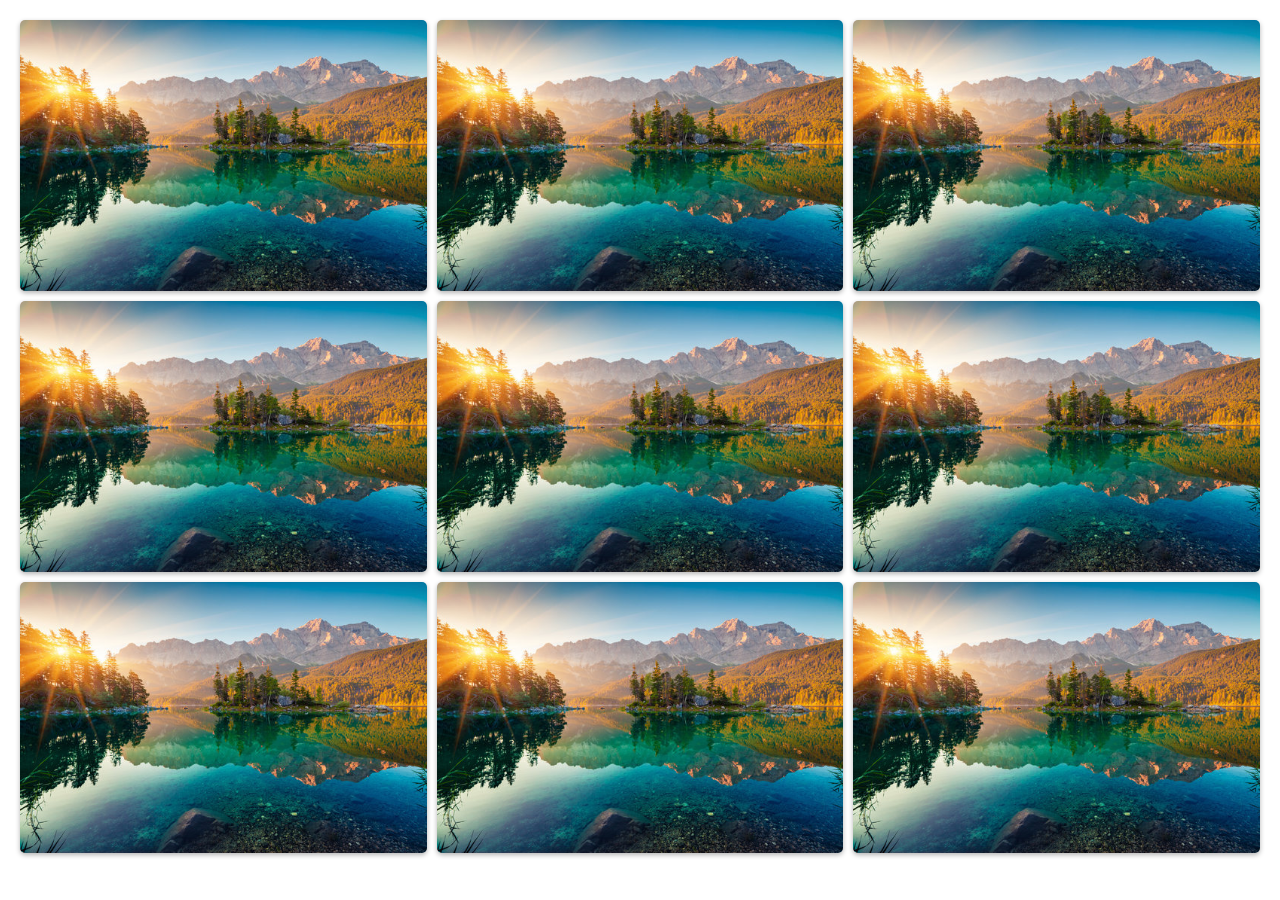
<file: index.html>
<!DOCTYPE html>
<html lang="en">
<head>
    <meta charset="UTF-8">
    <meta name="viewport" content="width=device-width, initial-scale=1.0">
    <title>Photo Gallery</title>
    <link rel="stylesheet" href="image.css">
</head>
<body>
    <div class="gallery">
        <img src="n1.jpg" alt="Image 1">
        <img src="n1.jpg" alt="Image 2">
        <img src="n1.jpg" alt="Image 3">
        <img src="n1.jpg" alt="Image 4">
        <img src="n1.jpg" alt="Image 5">
        <img src="n1.jpg" alt="Image 6">
        <img src="n1.jpg" alt="Image 7">
        <img src="n1.jpg" alt="Image 8">
        <img src="n1.jpg" alt="Image 9">
    </div>
</body>
</html>
</file>
<file: image.css>
body {
    font-family: Arial, sans-serif;
    display: flex;
    flex-direction: column;
    align-items: center;
    justify-content: center;
    margin: 0;
    padding: 20px;
}

h1 {
    margin-bottom: 20px;
}

.gallery {
    display: grid;
    grid-template-columns: repeat(3, 1fr);
    gap: 10px;
}

.gallery img {
    width: 100%;
    height: auto;
    border-radius: 5px;
    box-shadow: 0 2px 5px rgba(0, 0, 0, 0.3);
}
</file>
